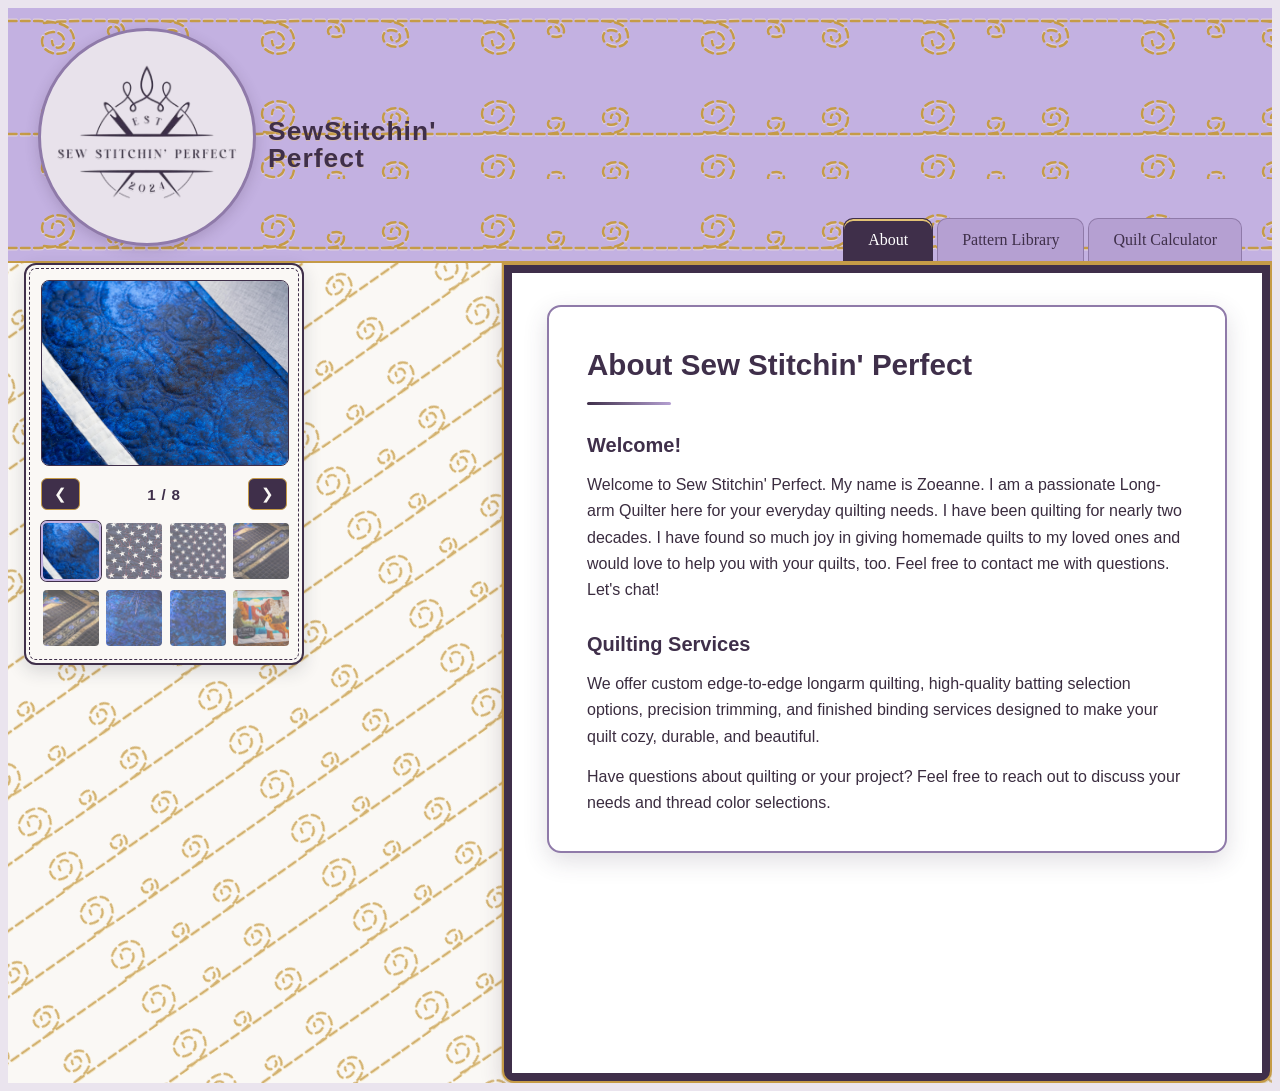
<file: index.html>
<!DOCTYPE html>
<html lang="en">
<head>
    <meta charset="UTF-8">
    <title>Sew Stitchin' Perfect</title>
    <link rel="icon" href="/" type="image/png">
    <link rel="stylesheet" href="main.css">
    <script src="main.js" defer></script>
</head>
<body style="background-color: #eae4ee;">

<header class="site-header">
<!-- Top Gold Stitch Border (flipped vertically so curls hang down) -->
    <div class="header-stitch-seam gold-top" aria-hidden="true">
        <svg width="100%" height="54">
            <rect width="100%" height="54" fill="url(#gold-header-curls)" />
        </svg>
    </div>

    <!-- Center Gold Stitch Band (larger curls across the middle of the header) -->
    <div class="header-stitch-seam gold-center" aria-hidden="true">
        <svg width="100%" height="88">
            <rect width="100%" height="88" fill="url(#gold-header-curls)" />
        </svg>
    </div>

    <div class="brand-group">
        <div class="logo-circle">
            <img class="sewing-logo" src="sewinglogo.png" alt="Sew Stitchin' Perfect Logo">
        </div>
        <span class="site-title">SewStitchin' Perfect</span>
    </div>

    <nav class="frame-switcher" role="tablist" aria-label="Website sections">

        <button
            type="button"
            class="frame-btn active"
            id="aboutBtn"
            role="tab"
            aria-controls="aboutFrame"
            aria-selected="true"
            onclick="switchFrame('about')">
            About
        </button>

        <button
            type="button"
            class="frame-btn"
            id="libraryBtn"
            role="tab"
            aria-controls="libraryFrame"
            aria-selected="false"
            onclick="switchFrame('library')">
            Pattern Library
        </button>

        <button
            type="button"
            class="frame-btn"
            id="calcBtn"
            role="tab"
            aria-controls="calculatorFrame"
            aria-selected="false"
            onclick="switchFrame('calculator')">
            Quilt Calculator
        </button>

    </nav>

<!-- Bottom Gold Stitch Seam (curls upward from the bottom edge) -->
    <div class="header-stitch-seam gold-bottom" aria-hidden="true">
        <svg width="100%" height="54">
            <defs>
                <!-- Repeating 220px tile with Large, Small, and Medium golden curls -->
                <pattern id="gold-header-curls" width="220" height="54" patternUnits="userSpaceOnUse">
                    <path
                        class="stitch-gold-highlight"
                        d="M 0 43
                           L 18 43
                           C 42 43, 66 43, 66 23 C 66 6, 34 6, 34 23 C 34 35, 56 35, 56 23 C 56 14, 44 14, 44 23
                           M 36 41 C 52 43, 72 43, 92 43
                           C 104 43, 116 43, 116 33 C 116 25, 100 25, 100 33 C 100 39, 111 39, 111 33
                           M 102 43 C 114 43, 128 43, 144 43
                           C 162 43, 180 43, 180 27 C 180 14, 155 14, 155 27 C 155 36, 172 36, 172 27 C 172 21, 163 21, 163 27
                           M 157 43 C 175 43, 198 43, 220 43"
                    />
                    <path
                        class="stitch-gold-thread"
                        d="M 0 43
                           L 18 43
                           C 42 43, 66 43, 66 23 C 66 6, 34 6, 34 23 C 34 35, 56 35, 56 23 C 56 14, 44 14, 44 23
                           M 36 41 C 52 43, 72 43, 92 43
                           C 104 43, 116 43, 116 33 C 116 25, 100 25, 100 33 C 100 39, 111 39, 111 33
                           M 102 43 C 114 43, 128 43, 144 43
                           C 162 43, 180 43, 180 27 C 180 14, 155 14, 155 27 C 155 36, 172 36, 172 27 C 172 21, 163 21, 163 27
                           M 157 43 C 175 43, 198 43, 220 43"
                    />
                </pattern>
            </defs>
            <rect width="100%" height="54" fill="url(#gold-header-curls)" />
        </svg>
    </div>
</header>
<!-- Zero-height anchor right below the header -->
<div class="quilt-anchor">
  <aside class="quilt-gallery-sidebar">
    <div class="quilt-display-card">
      <div class="quilt-image-wrapper">
        <img id="quilt-active-img" src="Quilt Photos.jpg" alt="Quilt Showcase" />
      </div>

      <div class="quilt-controls">
        <button id="quilt-prev" aria-label="Previous Quilt">&#10094;</button>
        <span id="quilt-counter">1 / 8</span>
        <button id="quilt-next" aria-label="Next Quilt">&#10095;</button>
      </div>

      <div class="quilt-thumbnails" id="quilt-thumbnails"></div>
    </div>
  </aside>
</div>
<div class="website-body">
    <div class="website-body">
    <!-- Diagonal Gold Curl Stitch Overlay across the website body -->
    <div class="body-stitch-overlay" aria-hidden="true">
        <svg width="100%" height="100%">
            <defs>
                <!-- Repeating 220px tile with Large, Small, and Medium golden curls -->
                <pattern id="diagonal-gold-curls" width="220" height="54" patternUnits="userSpaceOnUse">
                    <path
                        class="body-stitch-highlight"
                        d="M 0 43
                           L 18 43
                           C 42 43, 66 43, 66 23 C 66 6, 34 6, 34 23 C 34 35, 56 35, 56 23 C 56 14, 44 14, 44 23
                           M 36 41 C 52 43, 72 43, 92 43
                           C 104 43, 116 43, 116 33 C 116 25, 100 25, 100 33 C 100 39, 111 39, 111 33
                           M 102 43 C 114 43, 128 43, 144 43
                           C 162 43, 180 43, 180 27 C 180 14, 155 14, 155 27 C 155 36, 172 36, 172 27 C 172 21, 163 21, 163 27
                           M 157 43 C 175 43, 198 43, 220 43"
                    />
                    <path
                        class="body-stitch-thread"
                        d="M 0 43
                           L 18 43
                           C 42 43, 66 43, 66 23 C 66 6, 34 6, 34 23 C 34 35, 56 35, 56 23 C 56 14, 44 14, 44 23
                           M 36 41 C 52 43, 72 43, 92 43
                           C 104 43, 116 43, 116 33 C 116 25, 100 25, 100 33 C 100 39, 111 39, 111 33
                           M 102 43 C 114 43, 128 43, 144 43
                           C 162 43, 180 43, 180 27 C 180 14, 155 14, 155 27 C 155 36, 172 36, 172 27 C 172 21, 163 21, 163 27
                           M 157 43 C 175 43, 198 43, 220 43"
                    />
                </pattern>
            </defs>
            <rect class="diagonal-stitch-rect" x="-50%" y="-50%" width="200%" height="200%" fill="url(#diagonal-gold-curls)" />
        </svg>
    </div>

    <!-- Container surrounds the selected iframe -->
    <div class="tab-calc" id="frameContainer">

        <!-- About -->
        <iframe class="about-frame active-frame" id="aboutFrame" src="about.html" title="About Sew Stitchin' Perfect"></iframe>

        <!-- Pattern Library -->
        <iframe class="lib-frame" id="libraryFrame" src="pattern-library.html" title="Pattern Library" aria-hidden="true" tabindex="-1"></iframe>

        <!-- Calculator -->
        <iframe class="calc-frame" id="calculatorFrame" src="calculator.html" title="Quilt Calculator" aria-hidden="true" tabindex="-1"></iframe>

    </div>
</div>
</div>
</body>
</html>
</file>
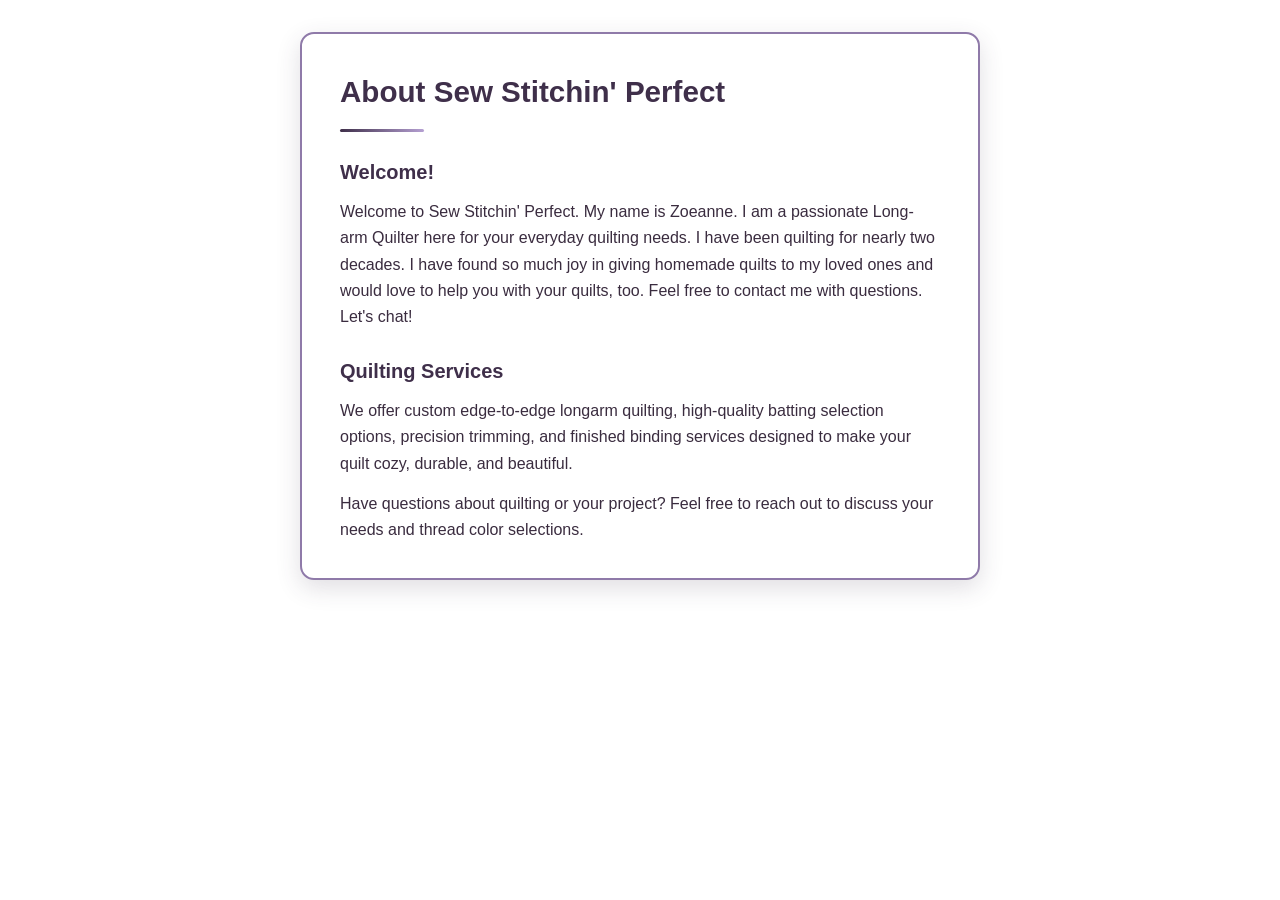
<file: about.html>
<!DOCTYPE html>
<html lang="en">
<head>
    <meta charset="UTF-8">
    <meta name="viewport" content="width=device-width, initial-scale=1.0">
    <title>About | Sew Stitchin' Perfect</title>
    <link rel="stylesheet" href="about.css">
</head>
<body>
    <main class="about-card">
        <h1>About Sew Stitchin' Perfect</h1>
        <div class="about-divider"></div>

        <h2>Welcome!</h2>
        <p>
            Welcome to Sew Stitchin' Perfect. My name is Zoeanne. I am a passionate Long-arm Quilter here for your everyday quilting needs. I have been quilting for nearly two decades. I have found so much joy in giving homemade quilts to my loved ones and would love to help you with your quilts, too. Feel free to contact me with questions. Let's chat!
        </p>

        <h2>Quilting Services</h2>
        <p>
            We offer custom edge-to-edge longarm quilting, high-quality batting selection options, precision trimming, and finished binding services designed to make your quilt cozy, durable, and beautiful.
        </p>
        <p>
            Have questions about quilting or your project?
            Feel free to reach out to discuss your needs and thread color selections.
        </p>
    </main>
</body>
</html>
</file>
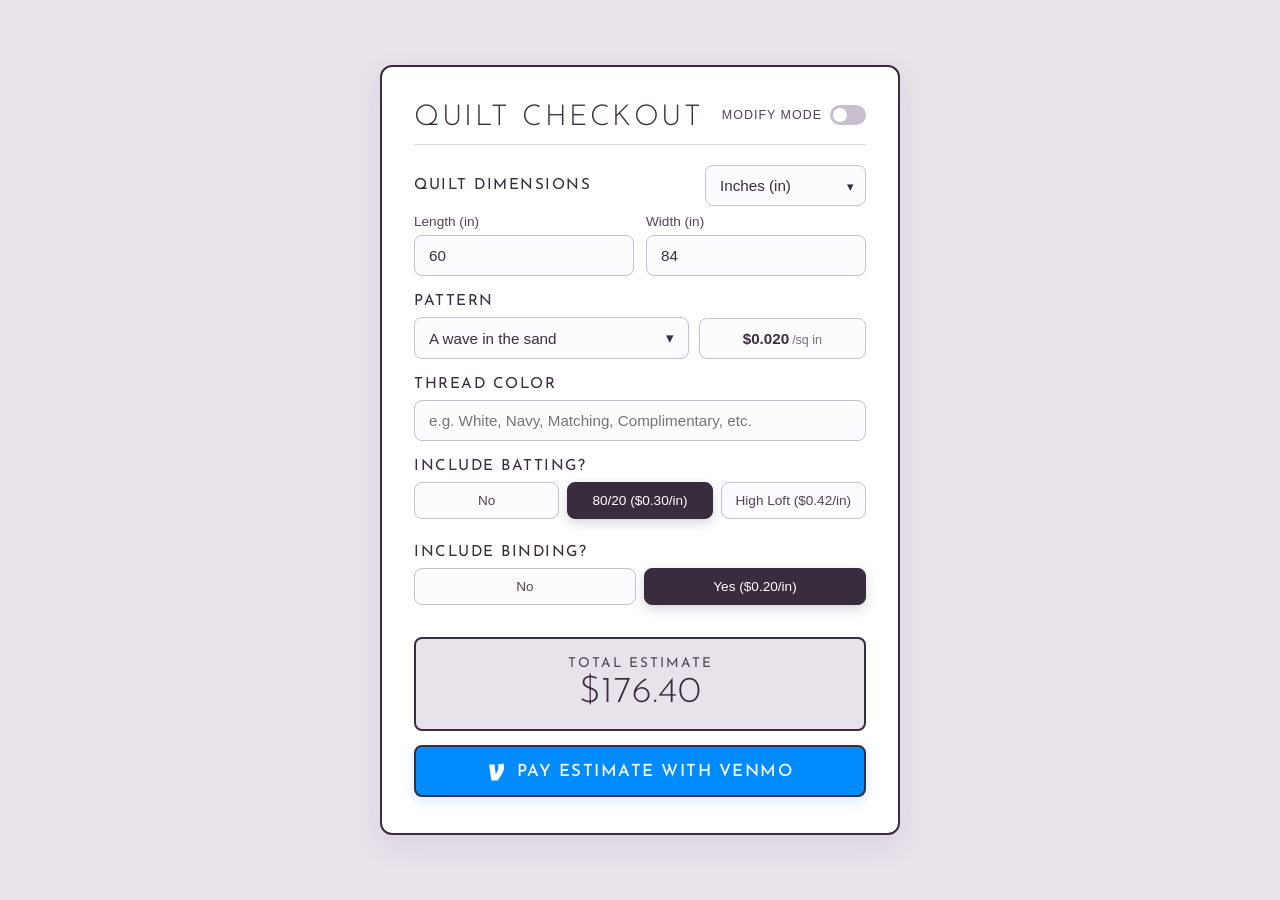
<file: calculator.html>
<!DOCTYPE html>
<html lang="en">
<head>
    <meta charset="UTF-8">
    <meta name="viewport" content="width=device-width, initial-scale=1.0">
    <title>Sew Stitchin' Perfect - Quilt Calculator</title>
    <link rel="preconnect" href="https://fonts.googleapis.com">
    <link rel="preconnect" href="https://fonts.gstatic.com" crossorigin>
    <link href="https://fonts.googleapis.com/css2?family=Josefin+Sans:wght@200;300;400;500;600&display=swap" rel="stylesheet">
    <link rel="stylesheet" href="calculator.css">
    <script src="main.js" defer></script>
</head>
<body>

<div class="calc-card">
    <div class="header-bar">
        <h2>Quilt Checkout</h2>
        <label class="admin-switch-label">
            Modify Mode
            <span class="switch">
                <input type="checkbox" id="adminToggle" onchange="toggleAdminMode()">
                <span class="slider"></span>
            </span>
        </label>
    </div>

    <!-- Admin Toolbar -->
    <div class="admin-toolbar" id="adminToolbar">
        <button class="admin-btn" onclick="openAddModal()">＋ Add Pattern</button>
        <button class="admin-btn danger" onclick="deleteCurrentPattern()">🗑 Delete Selected</button>
        <button class="admin-btn" onclick="exportSiteCode()">💾 Export Site Code</button>
    </div>

    <!-- Dimensions Section -->
    <div class="section-header">
        <div class="section-title">Quilt Dimensions</div>
        <div class="select-wrapper" style="width: auto;">
            <select id="unitSelect" onchange="convertUnitValues()">
                <option value="cm">Centimeters (cm)</option>
                <option value="in" selected>Inches (in)</option>
                <option value="ft">Feet (ft)</option>
            </select>
        </div>
    </div>

    <div class="field-group">
        <div class="row">
            <div>
                <label for="side1">Length (<span class="unit-label">in</span>)</label>
                <input type="number" id="side1" value="60" min="0" placeholder="0" oninput="calculate()">
            </div>
            <div>
                <label for="side2">Width (<span class="unit-label">in</span>)</label>
                <input type="number" id="side2" value="84" min="0" placeholder="0" oninput="calculate()">
            </div>
        </div>
        <div class="formula-preview">Perimeter = (2×Length + 2×Width) | Area = (Length × Width)</div>
    </div>

    <!-- Pattern Dropdown Section -->
    <div class="section-header">
        <div class="section-title">Pattern</div>
    </div>
    <div class="field-group">
        <div class="split-bubbles-row">
            <div class="pattern-btn-wrapper">
                <button class="pattern-selected-btn" id="patternBtn" onclick="togglePatternMenu(event)">
                    <span id="selectedPatternName">Select Pattern...</span>
                    <span>▾</span>
                </button>

                <div class="pattern-menu" id="patternMenu">
                    <input type="text" class="pattern-search-input" id="patternSearch" placeholder="Search patterns..." oninput="filterPatterns()">
                    <div id="patternList"></div>
                </div>
            </div>

            <div class="pattern-price-bubble">
                <span class="pattern-price-value" id="selectedPatternPrice">$0.00</span>
                <span class="pattern-price-unit" id="selectedPatternUnit">/sq in</span>
            </div>
        </div>
        <div class="formula-preview">(Length × Width) × Pattern Rate</div>
    </div>

    <!-- Thread Color Section -->
    <div class="section-header">
        <div class="section-title">Thread Color</div>
    </div>
    <div class="field-group">
        <input type="text" id="threadColorInput" placeholder="e.g. White, Navy, Matching, Complimentary, etc." oninput="calculate()">
    </div>

    <!-- Batting Options Section -->
    <div class="section-header">
        <div class="section-title">Include Batting?</div>
    </div>
    <div class="field-group">
        <div class="btn-group" id="battingBtnGroup">
            <button class="option-btn" id="battingNoneBtn" onclick="setBatting('none')">No</button>
            <button class="option-btn active" id="batting8020Btn" onclick="setBatting('8020')">80/20 ($0.30/in)</button>
            <button class="option-btn" id="battingHighLoftBtn" onclick="setBatting('highloft')">High Loft ($0.42/in)</button>
        </div>
        <div class="formula-preview">Length × Batting Rate</div>
    </div>

    <!-- Binding Section -->
    <div class="section-header">
        <div class="section-title">Include Binding?</div>
    </div>
    <div class="field-group">
        <div class="btn-group" id="bindingBtnGroup">
            <button class="option-btn" id="bindingNoBtn" onclick="setBinding(false)">No</button>
            <button class="option-btn active" id="bindingYesBtn" onclick="setBinding(true)">Yes ($0.20/in)</button>
        </div>
        <div class="formula-preview">Perimeter (2×Length + 2×Width) × Binding Rate</div>
    </div>

    <!-- Grand Total -->
    <div class="result-box">
        <div class="result-label">Total Estimate</div>
        <div class="result-value" id="resultContainer">$<span id="total">0.00</span></div>
    </div>

    <!-- Venmo Payment Button -->
    <button type="button" class="venmo-btn" id="venmoPayBtn" onclick="payWithVenmo()">
        <svg class="venmo-icon" viewBox="0 0 24 24" fill="currentColor" aria-hidden="true">
            <path d="M19.5 3c.7 1.2 1 2.5 1 4.1 0 5.1-4.3 11.7-7.8 16.4H5.3L2.5 4.4l6.5-.6 1.5 12.1c1.4-2.3 3.2-6 3.2-8.5 0-1.4-.2-2.4-.6-3.2L19.5 3z"/>
        </svg>
        <span>Pay Estimate with Venmo</span>
    </button>
</div> <!-- Close .calc-card BEFORE the modal -->

<!-- Modal for adding new pattern -->
<div class="modal-overlay" id="addPatternModal">
    <div class="modal-card">
        <div class="modal-title">Add New Pattern</div>
        <div class="field-group">
            <label for="newPatternName">Pattern Name</label>
            <input type="text" id="newPatternName" placeholder="e.g. Feather Lattice">
        </div>
        <div class="field-group">
            <label for="newPatternRate">Rate ($ per sq inch)</label>
            <input type="number" id="newPatternRate" step="0.001" min="0" placeholder="0.02">
        </div>
        <div class="modal-actions">
            <button type="button" class="option-btn" onclick="closeAddModal()">Cancel</button>
            <button type="button" class="admin-btn" onclick="saveNewPattern()">Save Pattern</button>
        </div>
    </div>
</div>    
    
<!-- Modal for adding new pattern -->
<div class="modal-overlay" id="addPatternModal">
    <div class="modal-card">
        <div class="modal-title">Add New Pattern</div>
        <div class="field-group">
            <label for="newPatternName">Pattern Name</label>
            <input type="text" id="newPatternName" placeholder="e.g. Feather Lattice">
        </div>
        <div class="field-group">
            <label for="newPatternRate">Rate ($ per sq inch)</label>
            <input type="number" id="newPatternRate" step="0.001" min="0" placeholder="0.02">
        </div>
        <div class="modal-actions">
            <button class="option-btn" onclick="closeAddModal()">Cancel</button>
            <button class="admin-btn" onclick="saveNewPattern()">Save Pattern</button>
        </div>
    </div>
</div>

</div>
</body>
</html>
</file>
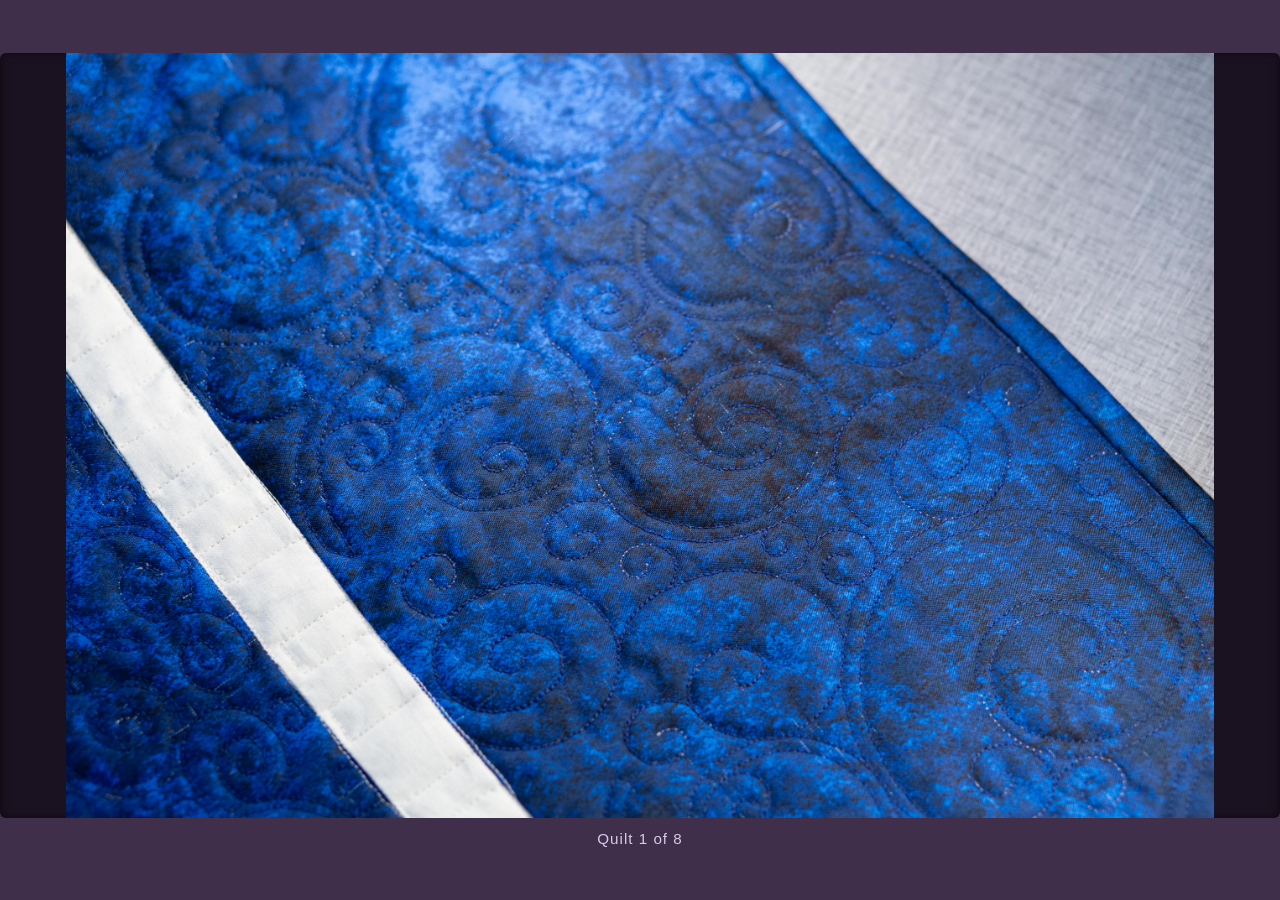
<file: image_rotator.html>
<!DOCTYPE html>
<html lang="en">
<head>
    <meta charset="UTF-8">
    <meta name="viewport" content="width=device-width, initial-scale=1.0">
    <title>Quilt Photo Slideshow</title>
    <style>
        * { box-sizing: border-box; margin: 0; padding: 0; }
        body {
            background-color: #3f2f4a; /* Matches site theme */
            color: #fff;
            font-family: sans-serif;
            display: flex;
            flex-direction: column;
            justify-content: center;
            align-items: center;
            height: 100vh;
            overflow: hidden;
        }
        .slideshow-container {
            position: relative;
            width: 100%;
            height: 85%;
            border-radius: 6px;
            overflow: hidden;
            background-color: #1a1220;
            box-shadow: inset 0 0 10px rgba(0,0,0,0.5);
        }
        .slide {
            position: absolute;
            top: 0;
            left: 0;
            width: 100%;
            height: 100%;
            opacity: 0;
            transition: opacity 1.5s ease-in-out;
            object-fit: contain;
        }
        .slide.active { opacity: 1; }
        .caption {
            margin-top: 12px;
            font-size: 0.95rem;
            letter-spacing: 1px;
            color: #d8c9ed; /* Soft lavender text */
        }
    </style>
</head>
<body>
    <div class="slideshow-container">
        <img src="Quilt Photos.jpg" class="slide active" alt="Quilt Photo">
        <img src="Quilt Photos-3.jpg" class="slide" alt="Quilt Photo">
        <img src="Quilt Photos-4.jpg" class="slide" alt="Quilt Photo">
        <img src="Quilt Photos-5.jpg" class="slide" alt="Quilt Photo">
        <img src="Quilt Photos_1.jpg" class="slide" alt="Quilt Photo">
        <img src="Quilt Photos_2.jpg" class="slide" alt="Quilt Photo">
        <img src="Quilt Photos_3.jpg" class="slide" alt="Quilt Photo">
        <img src="Quilt Photos_3-2.jpg" class="slide" alt="Quilt Photo">
    </div>
    <div class="caption" id="caption">Quilt 1 of 8</div>

    <script>
        const slides = document.querySelectorAll('.slide');
        const caption = document.getElementById('caption');
        let currentIndex = 0;
        const slideInterval = 4000;

        function nextSlide() {
            slides[currentIndex].classList.remove('active');
            currentIndex = (currentIndex + 1) % slides.length;
            slides[currentIndex].classList.add('active');
            caption.textContent = `Quilt ${currentIndex + 1} of ${slides.length}`;
        }

        setInterval(nextSlide, slideInterval);
    </script>
</body>
</html>
</file>
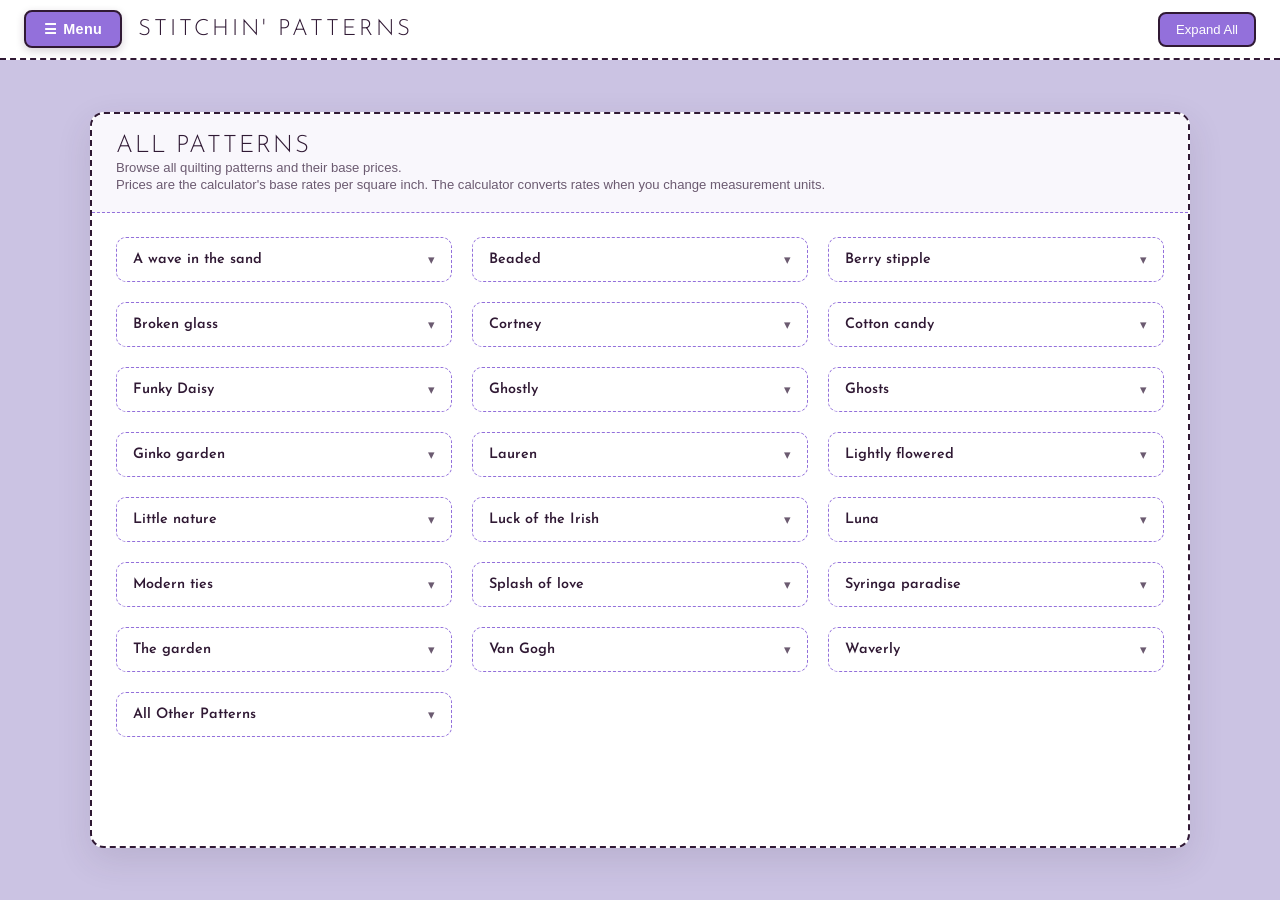
<file: pattern-library.html>
<!DOCTYPE html>
<html lang="en">
<head>
    <meta charset="UTF-8">
    <meta name="viewport" content="width=device-width, initial-scale=1.0">
    <title>Sew Stitchin' Perfect - Pattern Library</title>
    <link rel="preconnect" href="https://fonts.googleapis.com">
    <link rel="preconnect" href="https://fonts.gstatic.com" crossorigin>
    <link href="https://fonts.googleapis.com/css2?family=Josefin+Sans:wght@200;300;400;500;600&display=swap" rel="stylesheet">
    <link rel="stylesheet" href="pattern-library.css">
    <script src="main.js" defer></script>
    <style>
        .pattern-price {
            display: inline-block;
            margin-top: 8px;
            padding: 6px 10px;
            border-radius: 999px;
            background: #eae4ee;
            color: #493654;
            font-size: 0.9rem;
            font-weight: 600;
        }
        .pattern-rate-note {
            margin-top: 12px;
            font-size: 0.9rem;
            color: #5d5263;
        }
    </style>
</head>
<body>
    <header class="top-bar">
        <div class="header-left">
            <button class="sidebar-toggle-btn" id="sidebarToggleBtn" onclick="toggleSidebar()" title="Toggle Categories Navigation" type="button">
                <span id="toggleIcon">☰</span> <span id="toggleText">Menu</span>
            </button>
            <div class="brand-title">Stitchin' Patterns</div>
        </div>
        <button class="toggle-btn" id="toggleAllBtn" onclick="toggleAllPatterns()" type="button">Expand All</button>
    </header>

    <div class="app-container">
        <div class="mobile-overlay" id="mobileOverlay" onclick="toggleSidebar()"></div>
        <aside class="sidebar collapsed" id="sidebar">
            <div class="sidebar-header"><h2>Categories</h2></div>
            <div class="slider-list" id="sidebarNav"></div>
        </aside>

        <main class="main-workspace">
            <div class="center-box">
                <div class="center-header">
                    <h1 id="categoryTitle">All Patterns</h1>
                    <p id="categoryDesc">Browse all quilting patterns and their base prices.</p>
                    <p class="pattern-rate-note">Prices are the calculator's base rates per square inch. The calculator converts rates when you change measurement units.</p>
                </div>
                <div class="center-content">
                    <div class="pattern-grid" id="patternGrid"></div>
                </div>
            </div>
        </main>
    </div>
</body>
</html>
</file>
<file: main.css>
/* ========================================
   1. COLOR PALETTE & GOLD ACCENTS
======================================== */
:root {
    --lavender-bg: #C3B1E1;
    --plum-dark: #3f2f4a;
    --plum-mid: #8f7aa9;
    --cream-bg: #FAF8F5;
    --gold-primary: #C59B47;
    --gold-light: #E2C275;
    --gold-soft: rgba(197, 155, 71, 0.28);
}

/* Header & Logo Gold Framing */
.site-header {
    border-bottom: 2px solid var(--gold-primary);
}

.site-title {
    color: var(--plum-dark);
    text-shadow: 0 1px 0 rgba(226, 194, 117, 0.45);
}

.logo-circle {
    border: 3px solid var(--gold-primary);
    box-shadow: 0 4px 14px rgba(63, 47, 74, 0.22), 0 0 0 2px rgba(226, 194, 117, 0.35);
}

/* Browser-Style Tabs Gold Accents */
.frame-btn {
    border-color: var(--gold-primary);
}

.frame-btn:hover:not(.active) {
    background-color: #d8c9ed;
    border-color: var(--gold-primary);
    color: var(--plum-dark);
}

.frame-btn.active {
    background-color: var(--plum-dark);
    color: var(--gold-light);
    border-color: var(--gold-primary);
    box-shadow: inset 0 2px 0 var(--gold-light);
}

/* Active Frame Container Gold Trim */
.tab-calc {
    border: 2px solid var(--gold-primary);
    box-shadow: 0 8px 22px rgba(63, 47, 74, 0.18), 0 0 0 1px var(--gold-soft);
}

/* Quilt Gallery Gold Accents */
.quilt-display-card {
    border: 2px solid var(--gold-primary);
    outline: 1.5px dashed var(--gold-primary);
    outline-offset: -6px;
}

.quilt-image-wrapper {
    border: 1.5px solid var(--gold-primary);
}

.quilt-controls button {
    border-color: var(--gold-primary);
}

.quilt-controls button:hover {
    color: var(--gold-light);
    border-color: var(--gold-light);
}

.quilt-thumbnails img:hover {
    border-color: var(--gold-primary);
}

.quilt-thumbnails img.active {
    border-color: var(--gold-primary);
    box-shadow: 0 0 0 2px var(--gold-light);

    /* Gold Accents Applied to Header */
.site-header {
    background-color: #C3B1E1;
    border-top: 2px solid var(--gold-primary, #C59B47);
    border-bottom: 3px solid var(--gold-primary, #C59B47);
    box-shadow: inset 0 1px 0 var(--gold-light, #E2C275),
                0 4px 14px rgba(63, 47, 74, 0.16);
}

.site-header .site-title {
    color: var(--plum-dark, #3f2f4a);
    text-shadow: 0 1px 0 var(--gold-light, #E2C275);
}

.site-header .logo-circle {
    border: 3px solid var(--gold-primary, #C59B47);
    box-shadow: 0 4px 14px rgba(63, 47, 74, 0.22),
                0 0 0 2px rgba(226, 194, 117, 0.45);
}

/* Optional: make the repeating curl stitch inside the header golden as well */
.site-header .stitch-thread {
    stroke: var(--gold-primary, #C59B47);
}

.site-header .stitch-shadow {
    stroke: rgba(255, 244, 214, 0.45);
}
}


/* ========================================
   2. HEADER & LOGO STYLING
======================================== */
.site-header {
    display: flex;
    flex-direction: row;
    justify-content: space-between;
    align-items: flex-end;
    gap: 20px;
    width: 100%;
    min-height: 210px;
    padding: 20px 30px 0;
    box-sizing: border-box;
    background-color: #C3B1E1;
    color: #333333;
    position: relative;
    overflow: hidden;
}

.header-stitch-seam {
    position: absolute;
    left: 0;
    right: 0;
    pointer-events: none;
    z-index: 0;
}

.header-stitch-seam svg {
    display: block;
    width: 100%;
    height: 100%;
}

/* Top border: flipped so curls point downward from the top edge */
.header-stitch-seam.gold-top {
    top: 2px;
    height: 54px;
    transform: scaleY(-1);
}

/* Middle band: spans across the middle of the header */
.header-stitch-seam.gold-center {
    top: 50%;
    height: 88px;
    transform: translateY(-50%);
}

/* Bottom seam: sits along the bottom edge */
.header-stitch-seam.gold-bottom {
    bottom: 2px;
    height: 54px;
}

.stitch-gold-thread {
    fill: none;
    stroke: var(--gold-primary, #C59B47);
    stroke-width: 2.5;
    stroke-dasharray: 8.5 4.5;
    stroke-linecap: round;
}

.stitch-gold-highlight {
    fill: none;
    stroke: rgba(255, 244, 214, 0.45);
    stroke-width: 2.5;
    stroke-dasharray: 8.5 4.5;
    stroke-linecap: round;
    transform: translateY(1.25px);
}

.brand-group {
    display: flex;
    align-items: center;
    gap: 0.75rem;
}

.site-title {
    font-family: 'Josefin Sans', sans-serif;
    font-size: 1.65rem;
    font-weight: 700;
    letter-spacing: 0.04em;
    line-height: 1;
    z-index: 2;
}
.logo-circle {
    position: relative;
    flex-shrink: 0; /* Prevents the circle from squishing into an oval */
    width: 180px;
    height: 180px;
    aspect-ratio: 1 / 1;
    margin-bottom: 15px;
    border-radius: 50%;
    background-color: #e8e2eb;
    border: 3px solid #8f7aa9;
    box-shadow: 0 4px 14px rgba(63, 47, 74, 0.2);
    display: flex;
    align-items: center;
    justify-content: center;
    padding: 16px;
    overflow: hidden;
    z-index: 2;
}

.sewing-logo {
    position: static;
    width: 100%;
    height: 100%;
    object-fit: contain;
    display: block;
}

/* ========================================
   3. BROWSER-STYLE TABS (FRAME SWITCHER)
======================================== */
.frame-switcher {
    display: flex;
    justify-content: flex-end;
    align-items: flex-end;
    flex-wrap: wrap;
    gap: 4px;
    width: 100%;
    margin-top: auto;
    z-index: 1;
}

.frame-btn {
    position: relative;
    padding: 12px 24px;
    border: 1px solid #8f7aa9;
    border-bottom: none;
    border-radius: 10px 10px 0 0;
    background-color: #b5a0d2;
    color: #3f2f4a;
    font-family: inherit;
    font-size: 1rem;
    cursor: pointer;
    transition: background-color 0.2s ease;
}

.frame-btn:hover:not(.active) {
    background-color: #d8c9ed;
    z-index: 1;
}

.frame-btn.active {
    z-index: 2;
    background-color: #3f2f4a;
    color: #ffffff;
    border-color: #3f2f4a;
}


/* ========================================
   4. WEBSITE BODY & CONTAINER
======================================== */
.website-body {
    position: relative;
    display: flex;
    justify-content: flex-end;
    align-items: flex-start;
    width: 100%;
    min-height: 820px;
    background-color: #FAF8F5; /* Warm linen/cream body background */
    overflow: hidden;
    box-sizing: border-box;
    z-index: 2;
}

.body-stitch-overlay {
    position: absolute;
    inset: 0;
    pointer-events: none;
    z-index: 1;
}

.body-stitch-overlay svg {
    display: block;
    width: 100%;
    height: 100%;
}

/* Rotate around the center so diagonal stitches cover corners without clipping */
.diagonal-stitch-rect {
    transform-box: fill-box;
    transform-origin: center;
    transform: rotate(-35deg);
}

.body-stitch-thread {
    fill: none;
    stroke: var(--gold-primary, #C59B47);
    stroke-width: 2.3;
    stroke-dasharray: 8.5 4.5;
    stroke-linecap: round;
    opacity: 0.75;
}

.body-stitch-highlight {
    fill: none;
    stroke: rgba(255, 244, 214, 0.55);
    stroke-width: 2.3;
    stroke-dasharray: 8.5 4.5;
    stroke-linecap: round;
    transform: translateY(1.2px);
}

.tab-calc {
    display: flex;
    justify-content: center;
    align-items: flex-start;
    width: fit-content;
    max-width: 100%;
    padding: 8px;
    box-sizing: border-box;
    background-color: #3f2f4a;
    border-radius: 0 0 12px 12px;
    overflow: hidden;
    position: relative;
    z-index: 10;
}


/* ========================================
   5. IFRAMES & VIEW PANELS
======================================== */
.calc-frame,
.lib-frame,
.cart-frame,
.about-frame {
    display: none;
    flex: none;
    border: none;
    margin: 0;
    padding: 0;
    box-sizing: border-box;
}

.calc-frame {
    width: 500px;
    height: 800px;
}

.lib-frame {
    width: 1100px;
    height: 800px;
}

.about-frame {
    width: 750px;
    height: 800px;
}

.about-frame.active-frame,
.lib-frame.active-frame,
.cart-frame.active-frame,
.calc-frame.active-frame {
    display: block;
}

.shopping-cart {
    background-color: #3a2c3f;
}


/* ========================================
   6. RESPONSIVE MEDIA QUERIES
======================================== */
@media (max-width: 900px) {
    .logo-body {
        position: static;
        width: auto;
        max-width: 800px;
        margin: 25px auto;
        padding: 0 20px;
        text-align: center;
    }

    .logo-body img {
        margin: 0 auto;
        max-width: 250px;
    }

    .website-body {
        justify-content: center;
        padding: 0 10px 20px;
        overflow-x: auto;
    }

    .site-header {
        padding: 15px 10px 0;
    }

    .frame-switcher {
        justify-content: center;
    }

    .frame-btn {
        padding: 10px 12px;
        font-size: 0.9rem;
    }

    .calc-frame,
    .lib-frame,
    .cart-frame,
    .about-frame {
        width: 100%;
        min-width: 0;
    }
}

@media (max-width: 600px) {
    .tab-calc {
        width: 100%;
        padding: 5px;
    }

    .calc-frame,
    .lib-frame {
        width: 100%;
        height: 800px;
    }
}

/* Zero-height anchor sits flush beneath the header without pushing .website-body down */
.quilt-anchor {
  position: relative;
  width: 100%;
  height: 0;
  margin: 0;
  padding: 0;
  z-index: 3; /* Lowered from 100 so it doesn't sit above .website-body / iframes */
}

/* Anchors to the top-left of .quilt-anchor (right below the header) */
.quilt-gallery-sidebar {
  position: absolute;
  left: 1rem;
  top: 0; /* Flush with the bottom of the header */
  width: 280px;
  z-index: 1;
}

/* Stack cleanly above .website-body on smaller screens so it doesn't overlap */
@media (max-width: 1200px) {
  .quilt-anchor {
    height: auto;
  }
  .quilt-gallery-sidebar {
    position: static;
    width: 100%;
    max-width: 400px;
    margin: 0 auto 1rem auto;
  }
}

/* Gallery Card Styling matching website palette */
.quilt-display-card {
  background: #FAF8F5; /* Warm linen/cream */
  border-radius: 12px;
  padding: 0.95rem;
  box-shadow: 0 6px 18px rgba(30, 36, 59, 0.16);
  border: 2px solid #3f2f4a; /* Deep plum outer frame */
  outline: 1.5px dashed #3f2f4a ; /* Subtle antique-gold inner stitch accent */
  outline-offset: -6px;
  font-family: 'Josefin Sans', sans-serif;
}

.quilt-image-wrapper {
  width: 100%;
  aspect-ratio: 4 / 3;
  overflow: hidden;
  border-radius: 8px;
  background-color: #1E243B; /* Midnight navy backdrop */
  border: 1.5px solid #3f2f4a; /* Antique gold trim */
}

.quilt-image-wrapper img {
  width: 100%;
  height: 100%;
  object-fit: cover;
  transition: opacity 0.3s ease;
}

/* Navigation Controls */
.quilt-controls {
  display: flex;
  justify-content: space-between;
  align-items: center;
  margin-top: 0.75rem;
}

.quilt-controls button {
  background: #3f2f4a; /* Deep plum buttons */
  color: #FAF8F5;
  border: 1px solid #C59B47; /* Antique gold border */
  border-radius: 6px;
  padding: 0.35rem 0.75rem;
  cursor: pointer;
  font-family: 'Josefin Sans', sans-serif;
  font-size: 0.95rem;
  transition: background-color 0.2s ease, color 0.2s ease, transform 0.15s ease;
}

.quilt-controls button:hover {
  background: #1E243B; /* Midnight navy on hover */
  color: #E2C275; /* Warm gold text on hover */
  transform: translateY(-1px);
}

#quilt-counter {
  font-family: 'Josefin Sans', sans-serif;
  font-size: 0.95rem;
  font-weight: 700;
  letter-spacing: 0.05em;
  color: #3f2f4a; /* Deep plum counter text */
}

/* Thumbnails */
.quilt-thumbnails {
  display: grid;
  grid-template-columns: repeat(4, 1fr);
  gap: 0.45rem;
  margin-top: 0.7rem;
}

.quilt-thumbnails img {
  width: 100%;
  aspect-ratio: 1 / 1;
  object-fit: cover;
  border-radius: 6px;
  cursor: pointer;
  opacity: 0.65;
  border: 2px solid transparent;
  transition: opacity 0.2s ease, border-color 0.2s ease, transform 0.15s ease;
}

.quilt-thumbnails img:hover {
  opacity: 0.95;
  border-color: #3f2f4a;
}

.quilt-thumbnails img.active {
  opacity: 1;
  border-color: #C3B1E1; /* Antique gold highlight on active quilt */
  box-shadow: 0 0 0 1px #3f2f4a;
}
/* On smaller screens, place it cleanly above .website-body so it doesn't overlap iframes */
@media (max-width: 1200px) {
  .quilt-gallery-sidebar {
    position: static;
    width: 100%;
    max-width: 400px;
    margin: 0 auto 1rem auto;
  }
}
</file>
<file: about.css>
/* ========================================
   ABOUT PAGE STYLES
======================================== */
* {
    box-sizing: border-box;
    margin: 0;
    padding: 0;
    font-family: -apple-system, BlinkMacSystemFont, "Segoe UI", Roboto, Helvetica, Arial, sans-serif;
}

body {
    min-height: 100vh;
    padding: 32px 24px;
    background-color: #FFFFFF;
    color: #3a2c3f;
    line-height: 1.65;
}

.about-card {
    max-width: 680px;
    margin: 0 auto;
    padding: 34px 38px;
    background-color: #FFFFFF;
    border: 2px solid #8f7aa9;
    border-radius: 14px;
    box-shadow: 0 8px 24px rgba(63, 47, 74, 0.16);
}

.about-card h1 {
    font-size: 1.85rem;
    font-weight: 700;
    color: #3f2f4a;
    margin-bottom: 12px;
}

.about-divider {
    height: 3px;
    width: 84px;
    margin-bottom: 24px;
    border-radius: 999px;
    background: linear-gradient(90deg, #3f2f4a, #b5a0d2);
}

.about-card h2 {
    font-size: 1.25rem;
    font-weight: 600;
    color: #3f2f4a;
    margin: 24px 0 10px;
}

.about-card p {
    font-size: 1rem;
    color: #3a2c3f;
    margin-bottom: 14px;
}

.about-card p:last-child {
    margin-bottom: 0;
}

@media (max-width: 600px) {
    body {
        padding: 16px 12px;
    }

    .about-card {
        padding: 22px 20px;
    }

    .about-card h1 {
        font-size: 1.5rem;
    }
}
</file>
<file: calculator.css>
* {
    box-sizing: border-box;
    margin: 0;
    padding: 0;
}

body {
    font-family: -apple-system, BlinkMacSystemFont, "Segoe UI", Roboto, Helvetica, Arial, sans-serif;
    background-color: #e8e2eb;
    color: #3a2c3f;
    display: flex;
    justify-content: center;
    align-items: center;
    min-height: 100vh;
    padding: 20px;
}

.calc-card {
    background-color: #ffffff;
    width: 100%;
    max-width: 520px;
    padding: 36px 32px;
    border-radius: 12px;
    box-shadow: 0 10px 30px rgba(58, 44, 63, 0.08);
    border: 2px solid #3a2c3f;
    position: relative;
    animation: fadeIn 0.6s ease-out;
}

@keyframes fadeIn {
    from { opacity: 0; transform: translateY(12px); }
    to { opacity: 1; transform: translateY(0); }
}

.header-bar {
    display: flex;
    justify-content: space-between;
    align-items: center;
    margin-bottom: 20px;
    padding-bottom: 12px;
    border-bottom: 1px solid #e0d6e3;
}

h2 {
    font-family: 'Josefin Sans', sans-serif;
    font-size: 1.8rem;
    font-weight: 300;
    color: #3a2c3f;
    letter-spacing: 2.5px;
    text-transform: uppercase;
}

.admin-switch-label {
    display: flex;
    align-items: center;
    gap: 8px;
    font-size: 0.78rem;
    font-weight: 500;
    color: #524357;
    cursor: pointer;
    text-transform: uppercase;
    letter-spacing: 1px;
    user-select: none;
}

.switch {
    position: relative;
    display: inline-block;
    width: 36px;
    height: 20px;
}

.switch input {
    opacity: 0;
    width: 0;
    height: 0;
}

.slider {
    position: absolute;
    cursor: pointer;
    top: 0; left: 0; right: 0; bottom: 0;
    background-color: #c9bece;
    transition: .3s;
    border-radius: 20px;
}

.slider:before {
    position: absolute;
    content: "";
    height: 14px;
    width: 14px;
    left: 3px;
    bottom: 3px;
    background-color: white;
    transition: .3s;
    border-radius: 50%;
}

input:checked + .slider {
    background-color: #3a2c3f;
}

input:checked + .slider:before {
    transform: translateX(16px);
}

.admin-toolbar {
    display: none;
    gap: 8px;
    margin-bottom: 20px;
    background-color: #f5f0f7;
    padding: 10px;
    border-radius: 8px;
    border: 1px solid #3a2c3f;
    flex-wrap: wrap;
}

.admin-toolbar.show {
    display: flex;
}

.admin-btn {
    padding: 6px 12px;
    background-color: #3a2c3f;
    color: #ffffff;
    border: none;
    border-radius: 6px;
    font-size: 0.78rem;
    font-weight: 500;
    cursor: pointer;
    transition: all 0.2s ease;
    display: inline-flex;
    align-items: center;
    gap: 4px;
}

.admin-btn:hover {
    background-color: #524357;
    transform: translateY(-1px);
}

.admin-btn.danger {
    background-color: #8b263e;
}

.admin-btn.danger:hover {
    background-color: #a3324d;
}

.section-header {
    display: flex;
    justify-content: space-between;
    align-items: center;
    margin-top: 18px;
    margin-bottom: 8px;
}

.section-title {
    font-family: 'Josefin Sans', sans-serif;
    font-size: 0.95rem;
    color: #3a2c3f;
    text-transform: uppercase;
    letter-spacing: 1.5px;
    font-weight: 400;
}

.field-group {
    margin-bottom: 16px;
    position: relative;
}

label {
    display: block;
    font-size: 0.85rem;
    color: #524357;
    margin-bottom: 6px;
}

.row {
    display: flex;
    gap: 12px;
}

.row > div {
    flex: 1;
}

select, input[type="number"], input[type="text"] {
    width: 100%;
    padding: 11px 14px;
    background-color: #fcfbfe;
    border: 1px solid #c9bece;
    color: #3a2c3f;
    border-radius: 8px;
    font-size: 0.95rem;
    transition: all 0.25s cubic-bezier(0.4, 0, 0.2, 1);
}

.select-wrapper {
    position: relative;
    display: inline-block;
    width: 100%;
}

.select-wrapper::after {
    content: '▾';
    font-size: 0.8rem;
    color: #3a2c3f;
    position: absolute;
    right: 12px;
    top: 50%;
    transform: translateY(-50%);
    pointer-events: none;
}

select {
    padding-right: 28px;
    cursor: pointer;
    font-weight: 500;
    appearance: none;
    -webkit-appearance: none;
}

select:focus, input[type="number"]:focus, input[type="text"]:focus {
    outline: none;
    border-color: #3a2c3f;
    background-color: #ffffff;
    box-shadow: 0 0 0 3px rgba(58, 44, 63, 0.12);
}

.split-bubbles-row {
    display: flex;
    gap: 10px;
    align-items: center;
}

.pattern-btn-wrapper {
    position: relative;
    flex: 2;
}

.pattern-selected-btn {
    width: 100%;
    text-align: left;
    background-color: #fcfbfe;
    border: 1px solid #c9bece;
    padding: 11px 14px;
    border-radius: 8px;
    color: #3a2c3f;
    font-size: 0.95rem;
    cursor: pointer;
    display: flex;
    justify-content: space-between;
    align-items: center;
}

.pattern-price-bubble {
    flex: 1;
    background-color: #fcfbfe;
    border: 1px solid #c9bece;
    padding: 11px 14px;
    border-radius: 8px;
    color: #3a2c3f;
    text-align: center;
    white-space: nowrap;
    display: flex;
    justify-content: center;
    align-items: baseline;
    gap: 3px;
}

.pattern-price-value {
    font-size: 0.95rem;
    font-weight: 600;
}

.pattern-price-unit {
    font-size: 0.78rem;
    color: #7d6c82;
    text-transform: lowercase;
}

.pattern-menu {
    display: none;
    position: absolute;
    top: 100%;
    left: 0;
    right: 0;
    background: #ffffff;
    border: 1px solid #3a2c3f;
    border-radius: 8px;
    max-height: 220px;
    overflow-y: auto;
    z-index: 100;
    box-shadow: 0 8px 20px rgba(58, 44, 63, 0.15);
    margin-top: 4px;
}

.pattern-menu.show {
    display: block;
}

.pattern-search-input {
    width: 100%;
    border: none;
    border-bottom: 1px solid #e0d6e3;
    border-radius: 0;
    padding: 10px 14px;
    position: sticky;
    top: 0;
    background: #fcfbfe;
}

.pattern-item {
    padding: 10px 14px;
    cursor: pointer;
    display: flex;
    justify-content: space-between;
    font-size: 0.9rem;
    color: #3a2c3f;
}

.pattern-item:hover {
    background-color: #f5f0f7;
}

.pattern-item .pattern-price-tag {
    font-size: 0.85rem;
    font-weight: 600;
}

.btn-group {
    display: flex;
    gap: 8px;
    margin-bottom: 8px;
}

.option-btn {
    flex: 1;
    padding: 10px 4px;
    background-color: #fcfbfe;
    border: 1px solid #c9bece;
    color: #524357;
    border-radius: 8px;
    font-size: 0.85rem;
    font-weight: 500;
    cursor: pointer;
    transition: all 0.25s cubic-bezier(0.4, 0, 0.2, 1);
    user-select: none;
    text-align: center;
}

.option-btn:hover {
    border-color: #3a2c3f;
    color: #3a2c3f;
    background-color: #f5f0f7;
    transform: translateY(-2px);
    box-shadow: 0 4px 10px rgba(58, 44, 63, 0.08);
}

.option-btn.active {
    background-color: #3a2c3f;
    color: #ffffff;
    border-color: #3a2c3f;
    box-shadow: 0 4px 12px rgba(58, 44, 63, 0.2);
    transform: translateY(0);
}

.formula-preview {
    font-size: 0.75rem;
    color: #7d6c82;
    margin-top: 0;
    font-style: italic;
    opacity: 0;
    max-height: 0;
    overflow: hidden;
    transition: opacity 0.3s ease, max-height 0.3s ease, margin 0.3s ease;
}

.field-group:hover .formula-preview {
    opacity: 1;
    max-height: 30px;
    margin-top: 6px;
}

.result-box {
    margin-top: 24px;
    background-color: #e8e2eb;
    color: #3a2c3f;
    padding: 18px;
    border-radius: 8px;
    text-align: center;
    border: 2px solid #3a2c3f;
    transition: transform 0.2s ease, box-shadow 0.2s ease;
}

.result-box:hover {
    transform: translateY(-1px);
    box-shadow: 0 6px 16px rgba(58, 44, 63, 0.1);
}

.result-label {
    font-family: 'Josefin Sans', sans-serif;
    font-size: 0.85rem;
    color: #524357;
    text-transform: uppercase;
    letter-spacing: 2px;
    margin-bottom: 4px;
}

.result-value {
    font-family: 'Josefin Sans', sans-serif;
    font-size: 2.3rem;
    font-weight: 300;
    color: #3a2c3f;
    letter-spacing: 1px;
}

.pulse {
    animation: pulseScale 0.25s ease-out;
}

@keyframes pulseScale {
    0% { transform: scale(1); }
    50% { transform: scale(1.04); }
    100% { transform: scale(1); }
}

.modal-overlay {
    position: fixed;
    top: 0; left: 0; right: 0; bottom: 0;
    background: rgba(58, 44, 63, 0.5);
    display: none;
    justify-content: center;
    align-items: center;
    z-index: 1000;
    backdrop-filter: blur(2px);
}

.modal-overlay.show {
    display: flex;
}

.modal-card {
    background: #ffffff;
    padding: 24px;
    border-radius: 12px;
    width: 90%;
    max-width: 400px;
    border: 2px solid #3a2c3f;
    box-shadow: 0 10px 30px rgba(0,0,0,0.2);
}

.modal-title {
    font-family: 'Josefin Sans', sans-serif;
    font-size: 1.3rem;
    margin-bottom: 16px;
    color: #3a2c3f;
    text-transform: uppercase;
    letter-spacing: 1px;
}

.modal-actions {
    display: flex;
    justify-content: flex-end;
    gap: 8px;
    margin-top: 18px;
}

/* Venmo Payment Button */
.venmo-btn {
    width: 100%;
    margin-top: 14px;
    padding: 14px 18px;
    background-color: #008CFF;
    color: #ffffff;
    border: 2px solid #3a2c3f;
    border-radius: 8px;
    font-family: 'Josefin Sans', sans-serif;
    font-size: 1.05rem;
    font-weight: 500;
    letter-spacing: 1.5px;
    text-transform: uppercase;
    cursor: pointer;
    display: flex;
    justify-content: center;
    align-items: center;
    gap: 10px;
    transition: all 0.25s cubic-bezier(0.4, 0, 0.2, 1);
    box-shadow: 0 4px 12px rgba(0, 140, 255, 0.18);
}

.venmo-btn:hover {
    background-color: #0074D4;
    transform: translateY(-2px);
    box-shadow: 0 6px 16px rgba(0, 140, 255, 0.28);
}

.venmo-btn:active {
    transform: translateY(0);
}

.venmo-btn:disabled {
    background-color: #c9bece;
    border-color: #a89bac;
    cursor: not-allowed;
    transform: none;
    box-shadow: none;
}

.venmo-icon {
    width: 20px;
    height: 20px;
}
</file>
<file: pattern-library.css>
* {
            box-sizing: border-box;
            margin: 0;
            padding: 0;
            font-family: -apple-system, BlinkMacSystemFont, "Segoe UI", Roboto, Helvetica, Arial, sans-serif;
        }

        :root {
            --bg-main: #CBC3E3;         /* Main website lavender */
            --bg-sidebar: #E8E3F2;      /* Light lavender */
            --accent-eggplant: #301934; /* Main website dark purple */
            --accent-subtle: #6B5A70;   /* Secondary purple text */
            --border-color: #9370DB;    /* Main website medium purple */
            --card-bg: #ffffff;         /* White card base */
            --thread-color: #9370DB;    /* Stitch accent */
        }

        body {
            background-color: var(--bg-main);
            color: var(--accent-eggplant);
            height: 100vh;
            width: 100vw;
            overflow: hidden;
            display: flex;
            flex-direction: column;
        }

        /* Top Header Bar */
        .top-bar {
            height: 60px;
            background-color: var(--card-bg);
            border-bottom: 2px dashed var(--accent-eggplant);
            display: flex;
            justify-content: space-between;
            align-items: center;
            padding: 0 24px;
            z-index: 20;
            flex-shrink: 0;
        }

        .header-left {
            display: flex;
            align-items: center;
            gap: 16px;
        }

        /* Sidebar Toggle Button */
        .sidebar-toggle-btn {
            background: var(--bg-sidebar);
            border: 1.5px solid var(--accent-eggplant);
            color: var(--accent-eggplant);
            border-radius: 8px;
            padding: 8px 14px;
            font-size: 0.85rem;
            font-weight: 600;
            cursor: pointer;
            display: flex;
            align-items: center;
            gap: 6px;
            transition: all 0.25s ease;
        }

        .sidebar-toggle-btn:hover {
            background-color: var(--accent-eggplant);
            color: #ffffff;
            box-shadow: 0 2px 8px rgba(58, 44, 63, 0.2);
        }

        .brand-title {
            font-family: 'Josefin Sans', sans-serif;
            font-size: 1.4rem;
            font-weight: 300;
            letter-spacing: 3px;
            text-transform: uppercase;
            color: var(--accent-eggplant);
        }

        .toggle-btn {
            padding: 8px 16px;
            background-color: #F9F7FC;
            border: 1px solid var(--border-color);
            color: var(--accent-eggplant);
            border-radius: 8px;
            font-size: 0.82rem;
            font-weight: 500;
            cursor: pointer;
            transition: all 0.3s ease;
        }

        .toggle-btn:hover {
            background-color: var(--accent-eggplant);
            color: #ffffff;
            border-color: var(--accent-eggplant);
            box-shadow: 0 4px 12px rgba(58, 44, 63, 0.15);
        }

        /* Main Workspace Container */
        .app-container {
            display: flex;
            height: calc(100vh - 60px);
            width: 100vw;
            overflow: hidden;
            position: relative;
        }

        /* Sidebar Container */
        .sidebar {
            width: 300px;
            background-color: var(--bg-sidebar);
            border-right: 2px dashed var(--border-color);
            display: flex;
            flex-direction: column;
            flex-shrink: 0;
            height: 100%;
            transition: transform 0.35s cubic-bezier(0.4, 0, 0.2, 1), margin-left 0.35s cubic-bezier(0.4, 0, 0.2, 1);
            z-index: 15;
        }

        .sidebar.collapsed {
            margin-left: -300px;
        }

        .sidebar-header {
            padding: 20px;
            border-bottom: 1px solid var(--border-color);
            background-color: var(--card-bg);
        }

        .sidebar-header h2 {
            font-family: 'Josefin Sans', sans-serif;
            font-size: 1.1rem;
            font-weight: 400;
            text-transform: uppercase;
            letter-spacing: 1.5px;
            color: var(--accent-eggplant);
        }

        .slider-list {
            flex: 1;
            overflow-y: auto;
            padding: 20px 16px 40px 16px;
            display: flex;
            flex-direction: column;
            gap: 14px;
            scrollbar-width: thin;
            scrollbar-color: var(--accent-eggplant) var(--border-color);
        }

        .slider-list::-webkit-scrollbar {
            width: 6px;
        }
        .slider-list::-webkit-scrollbar-thumb {
            background-color: var(--accent-eggplant);
            border-radius: 4px;
        }

        /* Category Buttons */
        .nav-card {
            background: var(--card-bg);
            border: 1px dashed var(--border-color);
            border-radius: 10px;
            padding: 16px;
            text-align: left;
            cursor: pointer;
            transition: all 0.3s cubic-bezier(0.25, 0.8, 0.25, 1);
        }

        .nav-card:hover {
            border-color: var(--accent-eggplant);
            transform: translateX(4px);
            background-color: #F9F7FC;
            box-shadow: 0 4px 12px rgba(58, 44, 63, 0.08);
        }

        .nav-card.active {
            background: var(--accent-eggplant);
            border: 2px dashed var(--thread-color);
            color: #ffffff;
            box-shadow: 0 6px 16px rgba(58, 44, 63, 0.2);
        }

        .nav-card.active h3,
        .nav-card.active .card-tag {
            color: #ffffff;
        }

        .card-tag {
            font-size: 0.65rem;
            text-transform: uppercase;
            letter-spacing: 1px;
            color: var(--accent-subtle);
            margin-bottom: 4px;
            display: block;
        }

        .nav-card h3 {
            font-family: 'Josefin Sans', sans-serif;
            font-size: 0.95rem;
            font-weight: 500;
        }

        /* Main Workspace Display */
        .main-workspace {
            flex: 1;
            height: 100%;
            display: flex;
            justify-content: center;
            align-items: center;
            padding: 20px;
            overflow: hidden;
        }

        .center-box {
            height: 92%;
            width: 90%;
            max-width: 1100px;
            background-color: var(--card-bg);
            border: 2px dashed var(--accent-eggplant);
            border-radius: 14px;
            box-shadow: 0 12px 35px rgba(58, 44, 63, 0.12);
            display: flex;
            flex-direction: column;
            overflow: hidden;
        }

        .center-header {
            padding: 20px 24px;
            border-bottom: 1px dashed var(--border-color);
            background-color: #F9F7FC;
            flex-shrink: 0;
        }

        .center-header h1 {
            font-family: 'Josefin Sans', sans-serif;
            font-size: 1.5rem;
            font-weight: 300;
            letter-spacing: 2px;
            text-transform: uppercase;
        }

        .center-header p {
            font-size: 0.82rem;
            color: var(--accent-subtle);
            margin-top: 2px;
        }

        /* Scrollable Grid Container */
        .center-content {
            flex: 1;
            padding: 24px;
            overflow-y: auto;
            scrollbar-width: thin;
            scrollbar-color: var(--accent-eggplant) var(--border-color);
        }

        .center-content::-webkit-scrollbar {
            width: 8px;
        }
        .center-content::-webkit-scrollbar-thumb {
            background-color: var(--accent-eggplant);
            border-radius: 6px;
        }

        /* Pattern Cards Grid */
        .pattern-grid {
            display: grid;
            grid-template-columns: repeat(3, 1fr);
            gap: 20px;
            align-items: start;
        }

        /* Individual Pattern Card */
        .pattern-item {
            background-color: #F9F7FC;
            border: 1px dashed var(--border-color);
            border-radius: 10px;
            overflow: hidden;
            transition: border-color 0.25s ease, transform 0.25s ease, box-shadow 0.25s ease;
            display: flex;
            flex-direction: column;
        }

        .pattern-item:hover {
            border-color: var(--accent-eggplant);
            box-shadow: 0 6px 16px rgba(58, 44, 63, 0.08);
        }

        .pattern-header-card {
            padding: 14px 16px;
            display: flex;
            justify-content: space-between;
            align-items: center;
            cursor: pointer;
            user-select: none;
            background-color: #ffffff;
        }

        .pattern-title {
            font-family: 'Josefin Sans', sans-serif;
            font-size: 0.9rem;
            font-weight: 600;
            color: var(--accent-eggplant);
            white-space: nowrap;
            overflow: hidden;
            text-overflow: ellipsis;
        }

        .chevron {
            font-size: 0.8rem;
            color: var(--accent-subtle);
            transition: transform 0.25s ease;
            margin-left: 6px;
        }

        .pattern-item.open .chevron {
            transform: rotate(180deg);
        }

        /* Smooth Standard Expansion & Collapse */
        .pattern-body {
            height: 0;
            overflow: hidden;
            opacity: 0;
            transition: height 0.3s ease-in-out, opacity 0.25s ease-in-out;
            background-color: #E8E3F2;
        }

        .pattern-item.open .pattern-body {
            opacity: 1;
        }

        /* 1:1 Square Container */
        .pattern-square-box {
            width: 100%;
            aspect-ratio: 1 / 1;
            padding: 14px;
            background: #ffffff;
            border-top: 1px dashed var(--border-color);
            display: flex;
            flex-direction: column;
            align-items: center;
            justify-content: center;
            text-align: center;
            box-sizing: border-box;
        }

        .placeholder-svg {
            width: 100%;
            flex: 1;
            max-height: 65%;
            border-radius: 8px;
            border: 1px solid var(--border-color);
            background: #F9F7FC;
        }

        .pattern-details {
            margin-top: 10px;
            width: 100%;
        }

        .pattern-tag-pill {
            display: inline-block;
            font-size: 0.65rem;
            text-transform: uppercase;
            letter-spacing: 1px;
            background-color: var(--bg-sidebar);
            color: var(--accent-eggplant);
            padding: 3px 8px;
            border-radius: 12px;
            border: 1px solid var(--border-color);
            margin-bottom: 6px;
            font-weight: 600;
        }

        .pattern-desc {
            font-size: 0.75rem;
            color: var(--accent-subtle);
            line-height: 1.3;
        }

        /* Mobile Overlay */
        .mobile-overlay {
            display: none;
            position: absolute;
            top: 0;
            left: 0;
            width: 100vw;
            height: 100vh;
            background-color: rgba(58, 44, 63, 0.3);
            backdrop-filter: blur(2px);
            z-index: 12;
            opacity: 0;
            transition: opacity 0.35s ease;
        }

        /* Breakpoints */
        @media (max-width: 960px) {
            .pattern-grid {
                grid-template-columns: repeat(2, 1fr);
            }
        }

        @media (max-width: 768px) {
            .sidebar {
                position: absolute;
                top: 0;
                left: 0;
                box-shadow: 4px 0 20px rgba(0,0,0,0.15);
            }

            .mobile-overlay.active {
                display: block;
                opacity: 1;
            }

            .center-box {
                width: 100%;
                height: 100%;
                border-radius: 0;
            }

            .pattern-grid {
                grid-template-columns: 1fr;
            }
        }

/* =========================
   Main Website Color Matching
   ========================= */

/* Match the main website's purple menu button styling */
.sidebar-toggle-btn {
    background-color: var(--border-color);
    color: #ffffff;
    border: 2px solid var(--accent-eggplant);
    border-radius: 8px;
    padding: 9px 18px;
    font-size: 0.9rem;
    font-weight: 600;
    letter-spacing: 0.3px;
    box-shadow: 0 3px 8px rgba(48, 25, 52, 0.2);
}

.sidebar-toggle-btn:hover {
    background-color: var(--accent-eggplant);
    color: #ffffff;
    border-color: var(--accent-eggplant);
    box-shadow: 0 5px 12px rgba(48, 25, 52, 0.28);
    transform: translateY(-1px);
}

.toggle-btn {
    background-color: var(--border-color);
    color: #ffffff;
    border: 2px solid var(--accent-eggplant);
}

.toggle-btn:hover {
    background-color: var(--accent-eggplant);
    color: #ffffff;
    border-color: var(--accent-eggplant);
}

/* Keep pattern controls within the same lavender/purple palette */
.nav-card.active {
    background-color: var(--accent-eggplant);
    border-color: var(--border-color);
}

.pattern-tag-pill {
    background-color: var(--bg-sidebar);
    color: var(--accent-eggplant);
    border-color: var(--border-color);
}

.pattern-item:hover {
    border-color: var(--border-color);
}

.pattern-header-card:hover {
    background-color: #F9F7FC;
}
</file>
